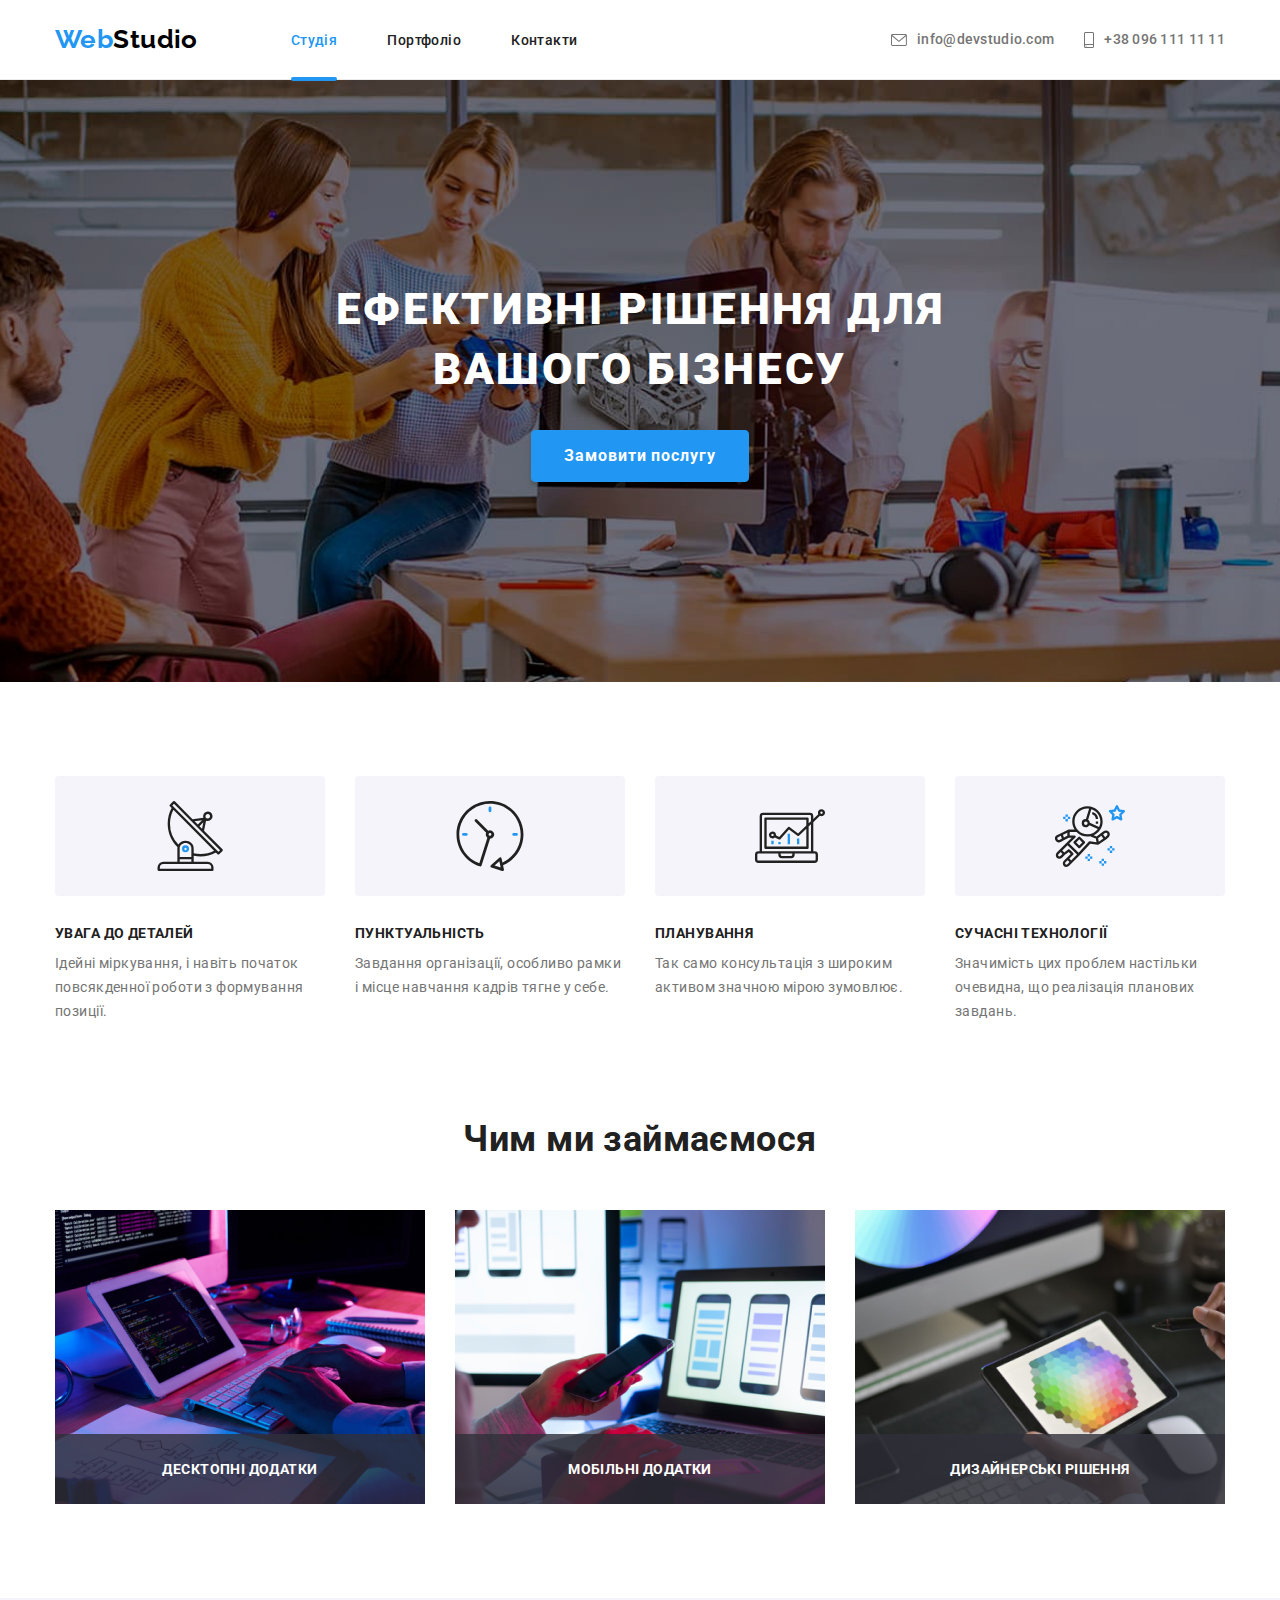
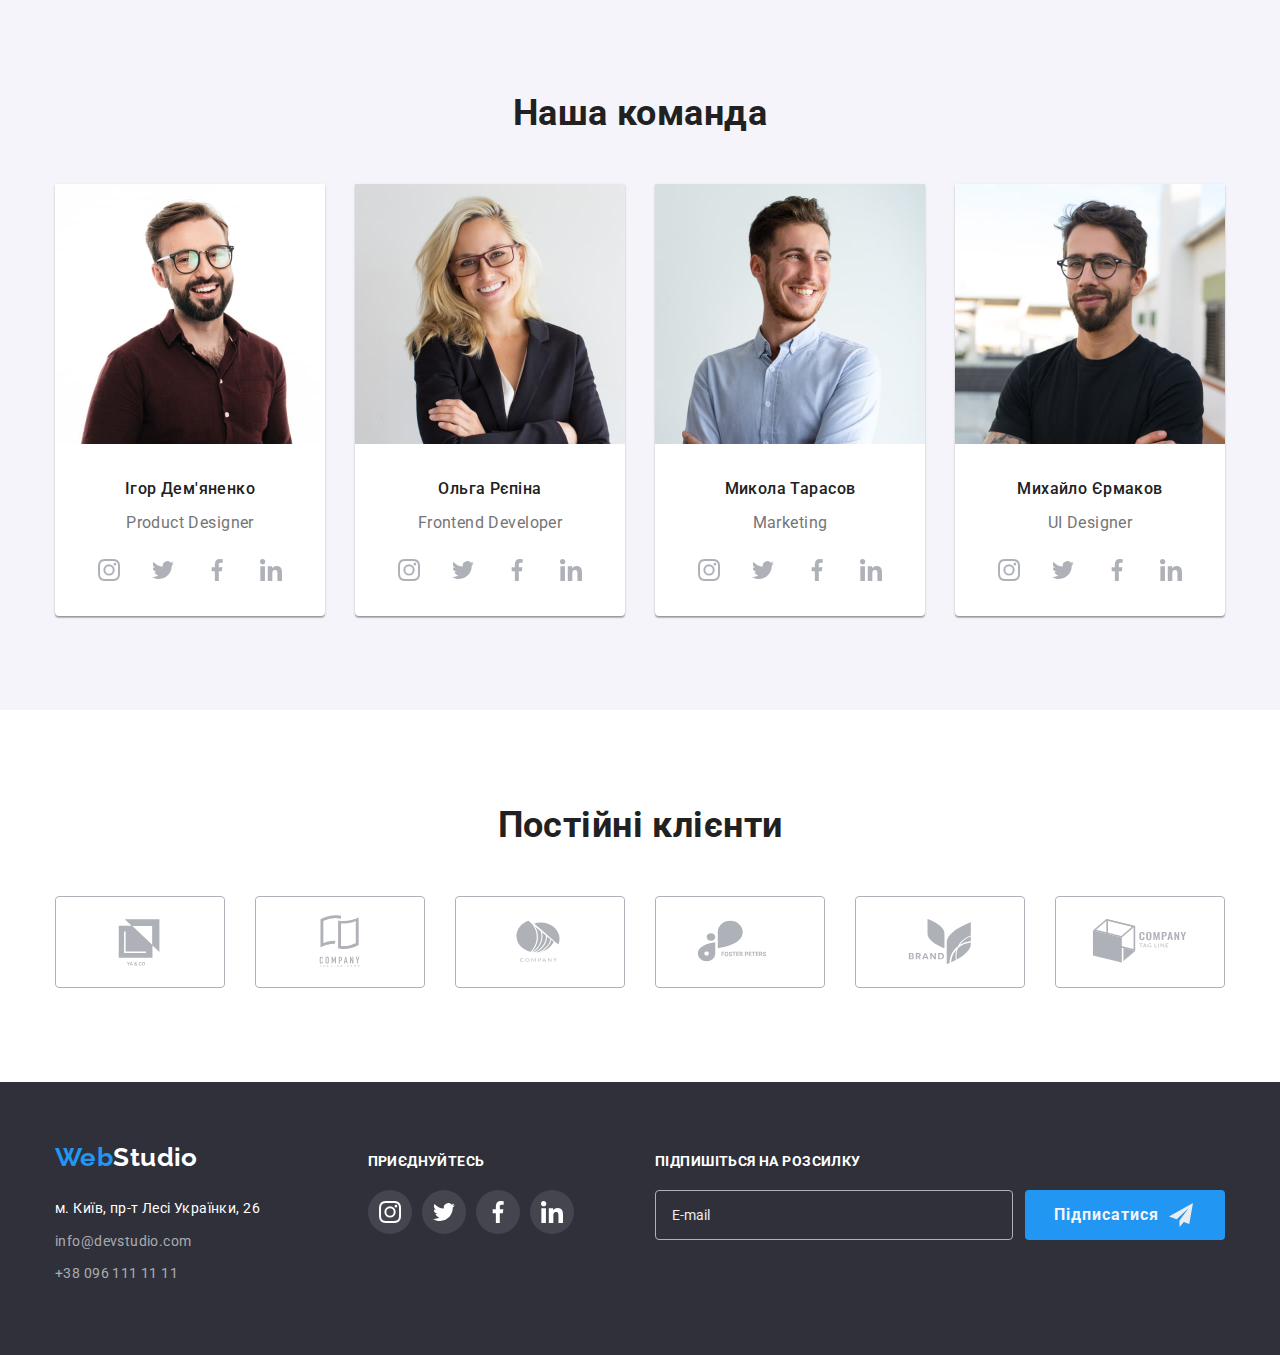
<file: index.html>
<!DOCTYPE html>
<html lang="en">

              <head>
                <meta charset="UTF-8">
                <meta http-equiv="X-UA-Compatible" content="IE=edge">
                       <meta name="viewport" content="width=device-width, initial-scale=1.0">
                        <meta name="viewport" content="width=device-width, initial-scale=1.0">
                       <link rel="preconnect" href="https://fonts.googleapis.com">
                     
                       <link rel="preconnect" href="https://fonts.googleapis.com">
                   <link rel="preconnect" href="https://fonts.gstatic.com" crossorigin="">
                   <link href="https://fonts.googleapis.com/css2?family=Raleway:wght@700&family=Roboto:wght@400;500;700;900&display=swap" rel="stylesheet">
                     
                   
                   <link rel="stylesheet" href="https://cdnjs.cloudflare.com/ajax/libs/modern-normalize/1.1.0/modern-normalize.min.css">

<!-- <link rel="stylesheet" href="css/styles.css"> -->


    <link rel="stylesheet" href="./css/main.min.css" />

              <title>WebStudio</title>
</head>
<body>
    <!---header-->
  <header class="header">
               <div class="container header__nav">
              
            <a href="./index.html" class="logo ">
                Web<span class="logo-text">Studio</span>
            </a>
           <button class="page-header__button" type="button" data-menu-button aria-expanded="false">
                <svg class="page-header__pic" aria-label="Переключатель мобільного меню">
                       <use class="page-header__icon page-header__icon--menu" href="./img/icons.svg#icon-menu" width="40" height="40">
                    </use>
                       <use class="page-header__icon page-header__icon--cross" href="./img/icons.svg#icon-close" width="40" height="40">
                     </use>
                 </svg>
         </button>

        <!-- Mobile Menu -->
      <div class="mobile-menu" data-menu>
                <ul class="mobile-nav">
                 <li class="mobile-nav__item">
                    <a class="mobile-nav__link mobile-nav__link--current" href="./index.html">Студія</a>
                  </li>
           <li class="mobile-nav__item">
                    <a class="mobile-nav__link" href="./portfolio.html">Портфоліо</a>
                  </li>
            <li class="mobile-nav__item">
                    <a class="mobile-nav__link" href="">Контакти</a>
             </li>
                </ul>
              
           <ul class="mobile-contacts">
                  <li class="mobile-contacts__item">
                    <a class="mobile-contacts__link" href="tel:+380961111111">+38 096 111 11 11</a>
            </li>
                  <li class="mobile-contacts__item">
               <a class="mobile-contacts__link mobile-contacts__link--mail"
                href="mailto:info@devstudio.com">info@devstudio.com</a>
                  </li>
              </ul>
                <ul class="mobile-networks">
                <li class="mobile-networks__item">
                    <a class="mobile-networks__link" href="">Instagram</a>
                  </li>
             <li class="mobile-networks__item">
                   <a class="mobile-networks__link" href="">Twitter</a>
               </li>
                  <li class="mobile-networks__item">
                    <a class="mobile-networks__link" href="">Facebook</a>
              </li>
                  <li class="mobile-networks__item">
                    <a class="mobile-networks__link" href="">LinkedIn</a>
               </li>
                </ul>
 </div>


          <nav class="nav">
            <ul class="nav__list ">
              <li class="nav__item"><a class="nav__link nav__link--current" href="./index.html">Студія</a></li>
              <li class="nav__item"><a class="nav__link" href="./portfolio.html">Портфоліо</a></li>
              <li class="nav__item"><a class="nav__link" href="">Контакти</a></li>
            </ul>
          </nav>
          <div class="contacts">
          <ul class="contacts__list">
            <li class="contacts__item">
              <a class="contacts__link" href="mailto:info@devstudio.com">
                <svg class="contacts__icon mail" width="16" height="12">
                  <use href="./img/icons.svg#icon-mail"></use>
                </svg>
                <span>info@devstudio.com</span></a>
            </li>
          
          
          
          
            <li class="contacts__item">
              <a href="tel:+380961111111" class="contacts__link ">
                <svg class="contacts__icon tel" width="10" height="16">
                  <use href="./img/icons.svg#icon-tel"></use>
                </svg>
                <span>+38 096 111 11 11</span></a>
            </li>
            </ul>
          </div>
          
          </div>
 </header>
 <main>
            <!-- титулка -->
                    <section class="main">
                        <div class="container ">
                       <h1 class="main__title"> 
                        
                        ЕФЕКТИВНІ РІШЕННЯ ДЛЯ<br>ВАШОГО БІЗНЕСУ        
                    
                    
                    </h1>
            <button class="button" type="button" data-modal-open>Замовити послугу</button>
            </div>
                    </section>
               <!-- modal -->

              <div class="backdrop is-hidden" data-modal>
              <div class="modal" >
                
             <button class="modal__close" type="button" data-modal-close>
                    <svg class="modal__icon">
                     <use href="./img/icons.svg#icon-cross"></use>
                    </svg>
              </button>
             
              <form class="form" name="form" autocomplete="on">
                <p class="form__text">Залиште свої дані, ми вам передзвонимо</p>
    
                <label class="form__item">
                  <span class="form__title">Ім'я</span>
                  <div class="form__box">
                    <input class="form__field" type="text" name="user-name" id="user-name" autofocus required
                    />
                   <svg class="form__icon">
                      <use href="./img/icons.svg#icon-human" width="18"></use>
                    </svg>
                </div>

                </label>
    
                <label class="form__item">
                   <span class="form__title">Телефон</span>
                   <div class="form__box">
                    <input class="form__field" type="tel" name="user-phone" id="user-phone" required />
                    <svg class="form__icon">
                       <use href="./img/icons.svg#icon-phone" width="18"></use>
                    </svg>
                  </div>
                </label>
    
                  <label class="form__item">
                  <span class="form__title">Пошта</span>
                   <div class="form__box">
                    <input class="form__field" type="email" name="user-email" id="user-email" required />
                     <svg class="form__icon">
                      <use href="./img/icons.svg#icon-letter" width="18"></use>
                    </svg>
                   </div>
                </label>
    
                <label class="">
                   <span class="form__title"> Коментар </span>
                   <textarea class="form__field form__field--comment"   placeholder="Введіть текст"   id="comment"   required
                  ></textarea>
                </label>
    
                 <label class="form__agreement">
                  <input class="form__checkbox" type="checkbox" name="agreement" id="agreement" />
                  <span class="form__checkdraw"></span>
                  <span class="form__confirm">
                       Погоджуюсь з розсилкою і приймаю  <a class="form__link"  href="">Умови договору</a></span>
                </label>
    
                <button class="button form__button" type="submit" width="200">Відправити</button>
              </form>

              </div>
              </div>


              <!-- Переваги-->
                        <section class="section section--cutted">
            <div class="container ">
            <ul class="benefits ">
                <li class="benefits__item ">
                    <div class="benefits__box" aria-label="переваги">
                        <svg class="benefits__icon">
                            <use href="./img/icons.svg#icon-antenna" ></use>
                        </svg>
                    </div>
             <h3 class="benefits__title">Увага до деталей</h3>
             <p class="benefits__text">Ідейні міркування,  і навіть початок повсякденної роботи з формування позиції.</p>
                </li>
                <li class="benefits__item">
                    <div class="benefits__box" aria-label="переваги">
                        <svg class="benefits__icon">
                            <use href="./img/icons.svg#icon-clock"></use>
                        </svg>
                    </div>
                    <h3 class="benefits__title">Пунктуальність</h3>
                    <p class="benefits__text">Завдання організації, особливо рамки  і місце навчання кадрів тягне у себе.
                    </p>
                </li>
                <li class="benefits__item">
                    <div class="benefits__box" aria-label="переваги">
                        <svg class="benefits__icon">
                            <use href="./img/icons.svg#icon-diagram"></use>
                        </svg>
                    </div>
      <h3 class="benefits__title">Планування</h3>
          <p class="benefits__text">Так само консультація з широким активом значною мірою зумовлює.</p>
                </li>
                <li class="benefits__item">
                    <div class="benefits__box" aria-label="переваги">
                        <svg class="benefits__icon">
                            <use href="./img/icons.svg#icon-astronaut"></use>
                        </svg>
                    </div>
             <h3 class="benefits__title">Сучасні технології</h3>
        <p class="benefits__text">Значимість цих проблем настільки очевидна, що реалізація планових завдань. </p>
                </li>
            </ul>
            </div>
        </section>
        <!--Проекти-->
        
        <section class="section section--dissap">
            <div class="container">
            <h2 class="section__title works__title">  Чим ми займаємося   </h2> 
     <ul class="works__list ">
        <li class="works__item"><img src="./img/box-1.jpg" alt="планшет, клавіатура, процесс розробки"
                   width="370">
                <h3 class="works__img">ДЕСКТОПНІ ДОДАТКИ</h3>
              </li>
         <li class="works__item"><img src="./img/box-2.jpg" alt="планшет, телефон, процесс розробки"
                  width="370">
                  <h3 class="works__img">МОБІЛЬНІ ДОДАТКИ</h3> 
               </li>
         <li class="works__item"><img src="./img/box-3.jpg" alt="планшет, телефон, процесс розробки"
                   width="370">
           <h3 class="works__img">ДИЗАЙНЕРСЬКІ РІШЕННЯ</h3>
               </li>
     </ul>
            <div>
        </section>
        <!--Команда-->
        <section class="section section--bg">
            <div class="container">
            <h2 class="team__main ">       Наша команда         </h2>
            <ul class="team__list ">
                <li class="team__item">
                     <img class="team__img" srcset="
                        ./img/img-igor-270.jpg      270w,
                          ./img/img-igor-540@2x.jpg   540w,
                             ./img/img-igor-810@3x.jpg   810w,
                            ./img/img-igor-1080@4x.jpg 1080w
                  " sizes="(min-width: 1200px) 25vw, (min-width: 768px) 50vw, (min-width: 480px) 100vw"
    src="./img/img-igor-270.jpg" alt="Ігор Дем'яненко"

              >
             <div class="team__desc">
         <h3 class="team__title">Ігор Дем'яненко</h3>
        <p class="team__text">Product Designer</p>
        
        <ul class="social">

            <li>
            <a class="social__link" href="https://www.google.com/" target="_blank">
                <svg class="social__icon" width="22" height="22">
                  <use href="./img/icons.svg#icon-instagram"></use>
                </svg>
              </a>
            </li>
       
        <li>
        <a class="social__link " href="https://www.google.com/" target="_blank">
            <svg class="social__icon" width="22" height="22">
              <use href="./img/icons.svg#icon-twitter"></use>
            </svg>
          </a>
        </li>

        <li>
            <a class="social__link" href="https://www.google.com/" target="_blank">
                <svg class="social__icon" width="22" height="22">
                  <use href="./img/icons.svg#icon-facebook"></use>
                </svg>
              </a>
            </li>

            <li>
                <a class="social__link" href="https://www.google.com/" target="_blank">
                    <svg class="social__icon" width="22" height="22">
                      <use href="./img/icons.svg#icon-linkedin"></use>
                    </svg>
                  </a>
           </li>
        </ul>
    </div>


        <li class="team__item">
        <img class="team__img"
        srcset="
                  ./img/img-olga-270.jpg      270w,
                  ./img/img-olga-540@2x.jpg   540w,
                  ./img/img-olga-810@3x.jpg   810w,
                  ./img/img-olga-1080@4x.jpg 1080w
                "
                sizes="(min-width: 1200px) 25vw, (min-width: 768px) 50vw, (min-width: 480px) 100vw"
                src="./img/img-olga-270.jpg"
        alt="команда"  >
        <div class="team__desc">
     <h3 class="team__title">Ольга Рєпіна</h3>
         <p class="team__text">Frontend Developer</p>
 <ul class="social">

          
            <li>
            <a class="social__link" href="https://www.google.com/" target="_blank">
                <svg class="social__icon" width="22" height="22">
                  <use href="./img/icons.svg#icon-instagram"></use>
                </svg>
              </a>
            </li>
       
        <li>
        <a class="social__link " href="https://www.google.com/" target="_blank">
            <svg class="social__icon" width="22" height="22">
              <use href="./img/icons.svg#icon-twitter"></use>
            </svg>
          </a>
        </li>

        <li>
            <a class="social__link" href="https://www.google.com/" target="_blank">
                <svg class="social__icon" width="22" height="22">
                  <use href="./img/icons.svg#icon-facebook"></use>
                </svg>
              </a>
            </li>

            <li>
                <a class="social__link" href="https://www.google.com/" target="_blank">
                    <svg class="social__icon" width="22" height="22">
                      <use href="./img/icons.svg#icon-linkedin"></use>
                    </svg>
                  </a>
           </li>
        </ul>
    

        </div>
                </li>
                <li class="team__item">
            <img src="./img/box-6.jpg"  class="team__img" srcset="
                  ./img/img-nick-270.jpg      270w,
                  ./img/img-nick-540@2x.jpg   540w,
                  ./img/img-nick-810@3x.jpg   810w,
                  ./img/img-nick-1080@4x.jpg 1080w
                "
                sizes="(min-width: 1200px) 25vw, (min-width: 768px) 50vw, (min-width: 480px) 100vw" alt="команда"
                >
            <div class="team__desc">
         <h3 class="team__title">Микола Тарасов</h3>
        <p class="team__text">Marketing</p>

        <ul class="social">

          <li>
            <a class="social__link" href="https://www.google.com/" target="_blank">
                <svg class="social__icon" width="22" height="22">
                  <use href="./img/icons.svg#icon-instagram"></use>
                </svg>
              </a>
            </li>
       
        <li>
        <a class="social__link " href="https://www.google.com/" target="_blank">
            <svg class="social__icon" width="22" height="22">
              <use href="./img/icons.svg#icon-twitter"></use>
            </svg>
          </a>
        </li>

        <li>
            <a class="social__link" href="https://www.google.com/" target="_blank">
                <svg class="social__icon" width="22" height="22">
                  <use href="./img/icons.svg#icon-facebook"></use>
                </svg>
              </a>
            </li>

            <li>
                <a class="social__link" href="https://www.google.com/" target="_blank">
                    <svg class="social__icon" width="22" height="22">
                      <use href="./img/icons.svg#icon-linkedin"></use>
                    </svg>
                  </a>
           </li>
        </ul>
    </div>
                </li>
                <li class="team__item">
        <img class="team__img" srcset="
                  ./img/img-mike-270.jpg      270w,
                  ./img/img-mike-540@2x.jpg   540w,
                  ./img/img-mike-810@3x.jpg   810w,
                  ./img/img-mike-1080@4x.jpg 1080w
                "
                sizes="(min-width: 1200px) 25vw, (min-width: 768px) 50vw, (min-width: 480px) 100vw"
                src="./img/img-mike-270.jpg" alt="команда"  >
        <div class="team__desc">
          <h3 class="team__title">Михайло Єрмаков</h3>
          <p class="team__text">UI Designer</p>

          <ul class="social">

            <li>
              <a class="social__link" href="https://www.google.com/" target="_blank">
                  <svg class="social__icon" width="22" height="22">
                    <use href="./img/icons.svg#icon-instagram"></use>
                  </svg>
                </a>
              </li>
         
          <li>
          <a class="social__link " href="https://www.google.com/" target="_blank">
              <svg class="social__icon" width="22" height="22">
                <use href="./img/icons.svg#icon-twitter"></use>
              </svg>
            </a>
          </li>
  
          <li>
              <a class="social__link" href="https://www.google.com/" target="_blank">
                  <svg class="social__icon" width="22" height="22">
                    <use href="./img/icons.svg#icon-facebook"></use>
                  </svg>
                </a>
              </li>
  
              <li>
                  <a class="social__link" href="https://www.google.com/" target="_blank">
                      <svg class="social__icon" width="22" height="22">
                        <use href="./img/icons.svg#icon-linkedin"></use>
                      </svg>
                    </a>
             </li>
          </ul>
      </div>
      </li>
    </ul>
  </div>
</section>   
                    <section class="section">
                 <div class="container">
                <h2 class="customers_title">Постійні клієнти</h2>
                <ul class="customers">
                  <li>
                    <a class="customers__link" href="">
                      <svg class="customers__icon" width="106" height="60">
                        <use href="./img/icons.svg#icon-logo-ya-n-co"></use>
                      </svg>
                    </a>
                  </li>
                  <li>
                    <a class="customers__link" href="">
                      <svg class="customers__icon" width="106" height="60">
                        <use href="./img/icons.svg#icon-logo-tagline-here"></use>
                      </svg>
                    </a>
                  </li>
                  <li>
                    <a class="customers__link" href="">
                      <svg class="customers__icon" width="106" height="60">
                        <use href="./img/icons.svg#icon-logo-company"></use>
                      </svg>
                    </a>
                  </li>
                  <li>
                    <a class="customers__link" href="">
                      <svg class="customers__icon" width="106" height="60">
                        <use href="./img/icons.svg#icon-logo-foster-peters"></use>
                      </svg>
                    </a>
                  </li>
                  <li>
                    <a class="customers__link" href="" >
                      <svg class="customers__icon" width="106" height="60">
                        <use href="./img/icons.svg#icon-logo-brand"></use>
                      </svg>
                    </a>
                  </li>
                  <li>
                    <a class="customers__link" href="">
                      <svg class="customers__icon" width="106" height="60">
                        <use href="./img/icons.svg#icon-logo-tag-line"></use>
                      </svg>
                    </a>
                  </li>
                </ul>
              </div>
            </section>
           
 </main>
           <!--Адреса-->
 <footer class="footer ">
    <div class="container footer__flex">
      <div class="footer__contacts">
        <a href="./index.html" class="logo__footer">
            Web<span class="logo__text--inverse">Studio</span>
                  </a>
                 <address class="footer__address ">
            <ul class="footer__list ">
                <li class="footer__item ">
                    <a  href="https://www.google.com/maps/d/viewer?mid=10uSM3H-mIU3GznYo2szRIEphczw&hl=en_US&ll=50.42732700000001%2C30.538092&z=17"
                        target="_blank" class=" footer__link--nav" rel="noreferrer noopener">м. Київ, пр-т Лесі Українки, 26</a>
                </li>
                <li class="footer__item">
                    <a class="footer__link" href="mailto:info@devstudio.com" target="_blank">info@devstudio.com</a>
                </li>
                <li class="footer__item">
                    <a class="footer__link" href="tel:+380961111111">+38 096 111 11 11</a>
                </li>
              </ul>
        </address>
    </div>
      <div class="footer__join">
        <h3 class="footer__title">ПРИЄДНУЙТЕСЬ</h3>
        <ul class="networks">
          <li>
            <a class="network__links" href="">
              <svg class="network__icon">
                <use href="./img/icons.svg#icon-instagram"></use>
              </svg>
            </a>
          </li>
          <li>
            <a class="network__links" href="">
              <svg class="network__icon">
                <use href="./img/icons.svg#icon-twitter"></use>
              </svg>
            </a>
          </li>
          <li>
            <a class="network__links" href="">
              <svg class="network__icon">
                <use href="./img/icons.svg#icon-facebook"></use>
              </svg>
            </a>
          </li>
          <li>
            <a class="network__links" href="">
              <svg class="network__icon">
                <use href="./img/icons.svg#icon-linkedin"></use>
              </svg>
            </a>
          </li>
        </ul>
      </div>
        <div class="footer__subscription">
         <h3 class="footer__title">Підпишіться на розсилку</h3>
         <form class="footer__form">
           <label>
            <input
                class="footer__field"  type="email"  name="subscribe-email"  placeholder="E-mail" required/>
          </label>
          <button class="footer__button" type="submit">
            Підписатися
            <svg class="footer__icon">
              <use href="./img/icons.svg#icon-paper-plane" width="24" height="24"></use>
            </svg>
          </button>
          </form>
        </div>
    </div>
</footer>
<script src="./js/modal.js"></script>
<script src="./js/mobile-menu.js"></script>
</body>

</html>
</file>
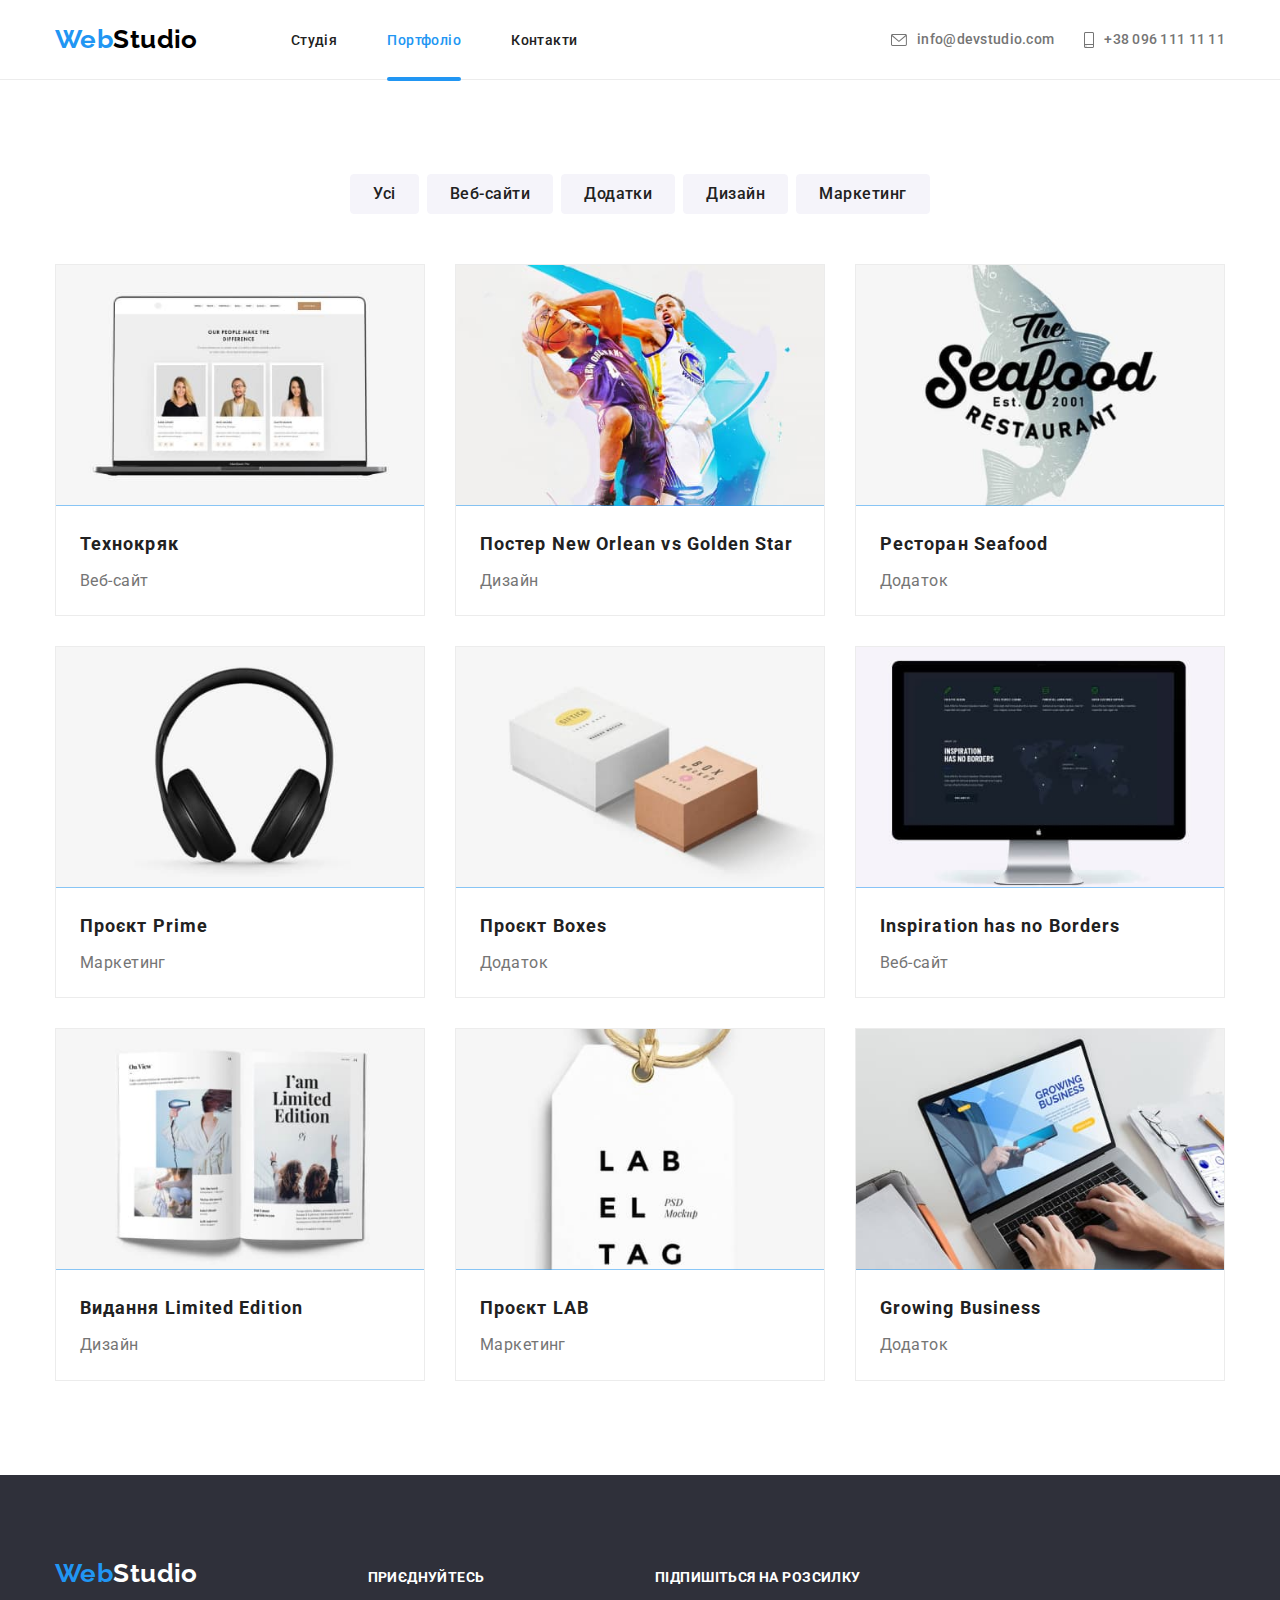
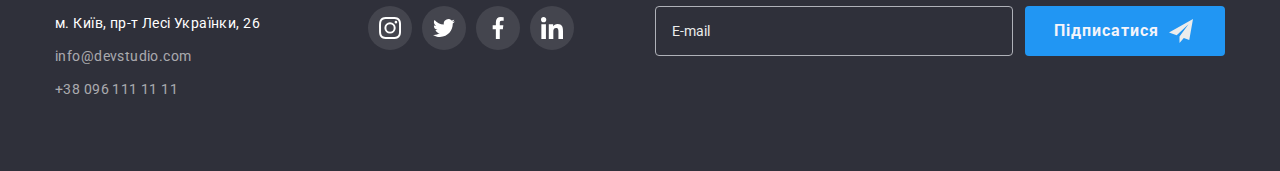
<file: portfolio.html>
<!DOCTYPE html>
<html lang="en">

              <head>
               <meta charset="UTF-8">
            <meta http-equiv="X-UA-Compatible" content="IE=edge">
                   <meta name="viewport" content="width=device-width, initial-scale=1.0">
                   
                   <link rel="preconnect" href="https://fonts.googleapis.com">
                   <meta name="viewport" content="width=device-width, initial-scale=1.0">
                   <link rel="preconnect" href="https://fonts.googleapis.com">
               <link rel="preconnect" href="https://fonts.gstatic.com" crossorigin="">
               <link href="https://fonts.googleapis.com/css2?family=Raleway:wght@700&family=Roboto:wght@400;500;700;900&display=swap" rel="stylesheet">
                 
               <link rel="stylesheet" href="https://cdnjs.cloudflare.com/ajax/libs/modern-normalize/1.1.0/modern-normalize.min.css">

               <link rel="stylesheet" href="./css/main.min.css" >

               <!-- <link rel="stylesheet" href="css/styles.css">  -->
              <title>Portfolio</title>
</head>
<body>
    <!---Навігація-->
  <header class="header">
    <div class="container header__nav">
  
      <a href="./index.html" class="logo ">
        Web<span class="logo-text">Studio</span>
      </a>
      <button class="page-header__button" type="button" data-menu-button aria-expanded="false">
        <svg class="page-header__pic" aria-label="Переключатель мобільного меню">
          <use class="page-header__icon page-header__icon--menu" href="./img/icons.svg#icon-menu" width="40" height="40">
          </use>
          <use class="page-header__icon page-header__icon--cross" href="./img/icons.svg#icon-close" width="40"
            height="40">
          </use>
        </svg>
      </button>
  
      <!-- Mobile Menu -->
      <div class="mobile-menu" data-menu>
        <ul class="mobile-nav">
          <li class="mobile-nav__item">
            <a class="mobile-nav__link " href="./index.html">Студія</a>
          </li>
          <li class="mobile-nav__item">
            <a class="mobile-nav__link mobile-nav__link--current" href="./portfolio.html">Портфоліо</a>
          </li>
          <li class="mobile-nav__item">
            <a class="mobile-nav__link" href="">Контакти</a>
          </li>
        </ul>
  
        <ul class="mobile-contacts">
          <li class="mobile-contacts__item">
            <a class="mobile-contacts__link" href="tel:+380961111111">+38 096 111 11 11</a>
          </li>
          <li class="mobile-contacts__item">
            <a class="mobile-contacts__link mobile-contacts__link--mail"
              href="mailto:info@devstudio.com">info@devstudio.com</a>
          </li>
        </ul>
        <ul class="mobile-networks">
          <li class="mobile-networks__item">
            <a class="mobile-networks__link" href="">Instagram</a>
          </li>
          <li class="mobile-networks__item">
            <a class="mobile-networks__link" href="">Twitter</a>
          </li>
          <li class="mobile-networks__item">
            <a class="mobile-networks__link" href="">Facebook</a>
          </li>
          <li class="mobile-networks__item">
            <a class="mobile-networks__link" href="">LinkedIn</a>
          </li>
        </ul>
      </div>
  
  
      <nav class="nav">
        <ul class="nav__list ">
          <li class="nav__item"><a class="nav__link " href="./index.html">Студія</a></li>
          <li class="nav__item"><a class="nav__link nav__link--current"  href="./portfolio.html">Портфоліо</a></li>
          <li class="nav__item"><a class="nav__link" href="">Контакти</a></li>
        </ul>
      </nav>
        <div class="contacts">
          <ul class="contacts__list">
            <li class="contacts__item">
              <a class="contacts__link" href="mailto:info@devstudio.com">
                <svg class="contacts__icon mail" width="16" height="12">
                  <use href="./img/icons.svg#icon-mail"></use>
                </svg>
                <span>info@devstudio.com</span></a>
            </li>
        
        
        
        
            <li class="contacts__item">
              <a href="tel:+380961111111" class="contacts__link ">
                <svg class="contacts__icon tel" width="10" height="16">
                  <use href="./img/icons.svg#icon-tel"></use>
                </svg>
                <span>+38 096 111 11 11</span></a>
            </li>
          </ul>
        </div>
    </div>
  </header>
 <main>
    <section class="section ">
        <div class="container">
        <!-- <h2 class="visually_hidden">Портфоліо WebStudio</h2> -->
        <ul class="filter__list">
            <li class=><button class="filter__button" type="button">
                    Усі
                </button></li>
            <li class="filter__item"><button class="filter__button" type="button">
                    Веб-сайти
                </button></li>
            <li class="filter__item"><button class="filter__button" type="button">
                    Додатки
                </button></li>
            <li class="filter__item"><button class="filter__button" type="button">
                    Дизайн
                </button></li>
            <li class="filter__item"><button class="filter__button" type="button">
                    Маркетинг
                </button></li>
        </ul>
        
       
        <ul class="projects">
            <li class="projects__item">
              <a href="" class="projects__link">
                <div class="projects__pictures">
              <img class="projects__img" srcset="
                                    ./img/portfolio-01-technocrack.jpg        450w,
                                    ./img/portfolio-01-technocrack-900@2x.jpg 900w
                                  " sizes="(min-width: 1200px) 33vw, (min-width: 768px) 50vw, (min-width: 480px) 100vw"
                src="./img/portfolio-01-technocrack.jpg" alt="Ноутбук з веб-сайтом" />
                <p class="projects__description">
                  Ресурс пропонує комплексні пропозиції з різним рівнем функціоналу та сервісів.
                   Все це дозволить відвідувачу отримати вичерпні відомості про компанію чи приватну особу.
                </p>
              
                </div>


                <div class="projects__text projects__text--eq">
                <h3 class="projects__title"> Технокряк</h3>
                <p class="projects__caption"> Веб-сайт </p>               
            </div>
          </a>
            </li>

            <li class="projects__item">
              <a href="" class="projects__link">
                <div class="projects__pictures">
              <img class="projects__img" srcset="
                                    ./img/portfolio-02-basket.jpg        450w,
                                    ./img/portfolio-02-basket-900@2x.jpg 900w
                                  " sizes="(min-width: 1200px) 33vw, (min-width: 768px) 50vw, (min-width: 480px) 100vw"
                src="./img/portfolio-02-basket.jpg" alt="Баскетболісти" />
                <p class="projects__description">
                  Ресурс пропонує комплексні пропозиції з різним рівнем функціоналу та сервісів.
                   Все це дозволить відвідувачу отримати вичерпні відомості про компанію чи приватну особу.
                </p>
                </div>


              <div class="projects__text projects__text--eq">
                            <h3 class="projects__title"> Постер <span lang="en">New Orlean vs Golden Star</span> </h3>
                            <p class="projects__caption"> Дизайн </p>
              </div>
         </a>
      </li>


      <li class="projects__item">
        <a href="" class="projects__link">
          <div class="projects__pictures">
        <img class="projects__img" srcset="
                              ./img/portfolio-03-seafood.jpg        450w,
                              ./img/portfolio-03-seafood-900@2x.jpg 900w
                            " sizes="(min-width: 1200px) 33vw, (min-width: 768px) 50vw, (min-width: 480px) 100vw"
          src="./img/portfolio-03-seafood.jpg" alt="Логотип ресторану Seafood" />
          <p class="projects__description">
            Ресурс пропонує комплексні пропозиції з різним рівнем функціоналу та сервісів.
             Все це дозволить відвідувачу отримати вичерпні відомості про компанію чи приватну особу.
          </p>
          </div>

                <div class="projects__text projects__text--eq">
                          <h3 class="projects__title"> Ресторан Seafood </h3> 
                                 <p class="projects__caption"> Додаток </p>
                </div>
        </a>

   </li>


   <li class="projects__item">
    <a href="" class="projects__link">
      <div class="projects__pictures">
      <img class="projects__img" srcset="
                            ./img/portfolio-04-headphones.jpg        450w,
                            ./img/portfolio-04-headphones-900@2x.jpg 900w
                          " sizes="(min-width: 1200px) 33vw, (min-width: 768px) 50vw, (min-width: 480px) 100vw"
        src="./img/portfolio-04-headphones.jpg" alt="Навушники" />
      <p class="projects__description">
        Ресурс пропонує комплексні пропозиції з різним рівнем функціоналу та сервісів.
         Все це дозволить відвідувачу отримати вичерпні відомості про компанію чи приватну особу.
      </p>
      </div>


      <div class="projects__text projects__text--eq">
                <h3 class="projects__title"> Проєкт Prime </h3>
                <p class="projects__caption"> Маркетинг</p>
                </div>
              </a>
            </li>


            <li class="projects__item">
              <a href="" class="projects__link">
                <div class="projects__pictures">
                <img class="projects__img" srcset="
                                      ./img/portfolio-05-boxes.jpg        450w,
                                      ./img/portfolio-05-boxes-900@2x.jpg 900w
                                    " sizes="(min-width: 1200px) 33vw, (min-width: 768px) 50vw, (min-width: 480px) 100vw"
                  src="./img/portfolio-05-boxes.jpg" alt="Дві коробки" />
                <p class="projects__description">
                  Ресурс пропонує комплексні пропозиції з різним рівнем функціоналу та сервісів.
                   Все це дозволить відвідувачу отримати вичерпні відомості про компанію чи приватну особу.
                </p>
                </div>
                <div class="projects__text projects__text--eq">
                <h3 class="projects__title"> Проєкт Boxes</h3>
                <p class="projects__caption">  Додаток </p>
                </div>
              </a>
            </li>

            <li class="projects__item">
              <a href="" class="projects__link">
                <div class="projects__pictures">
                  <img class="projects__img" srcset="
                                        ./img/portfolio-06-imac.jpg        450w,
                                        ./img/portfolio-06-imac-900@2x.jpg 900w
                                      " sizes="(min-width: 1200px) 33vw, (min-width: 768px) 50vw, (min-width: 480px) 100vw"
                    src="./img/portfolio-06-imac.jpg" alt="IMacз З веб-сайтом" />
                <p class="projects__description">
                  Ресурс пропонує комплексні пропозиції з різним рівнем функціоналу та сервісів.
                   Все це дозволить відвідувачу отримати вичерпні відомості про компанію чи приватну особу.
                </p>
                </div>
                <div class="projects__text projects__text--eq">
                <h3 class="projects__title" lang="en">   Inspiration has no Borders </h3>
                 <p class="projects__caption">   Веб-сайт </p>
                </div>
              </a>
            </li>

            <li class="projects__item">
              <a href="" class="projects__link">
                <div class="projects__pictures">
                  <img class="projects__img" srcset="
                                        ./img/portfolio-07-magazine.jpg        450w,
                                        ./img/portfolio-07-magazine-900@2x.jpg 900w
                                      " sizes="(min-width: 1200px) 33vw, (min-width: 768px) 50vw, (min-width: 480px) 100vw"
                    src="./img/portfolio-07-magazine.jpg" alt="Відкритий журнал" />
                <p class="projects__description">
                  Ресурс пропонує комплексні пропозиції з різним рівнем функціоналу та сервісів.
                   Все це дозволить відвідувачу отримати вичерпні відомості про компанію чи приватну особу.
                </p>
                </div>
             <div class="projects__text projects__text--eq">
                <h3 class="projects__title"> Видання Limited Edition</h3> 
                <p class="projects__caption"> Дизайн  </p> 
             </div>
              </a>
            </li>


            <li class="projects__item">
              <a href="" class="projects__link">
                <div class="projects__pictures">
                <img class="projects__img" srcset="
                                      ./img/portfolio-08-lab.jpg        450w,
                                      ./img/portfolio-08-lab-900@2x.jpg 900w
                                    " sizes="(min-width: 1200px) 33vw, (min-width: 768px) 50vw, (min-width: 480px) 100vw"
                  src="./img/portfolio-08-lab.jpg" alt="Картонка з логотипом LAB" />
                <p class="projects__description">
                  Ресурс пропонує комплексні пропозиції з різним рівнем функціоналу та сервісів.
                   Все це дозволить відвідувачу отримати вичерпні відомості про компанію чи приватну особу.
                </p>
                </div>
                <div class="projects__text projects__text--eq">
                <h3 class="projects__title">Проєкт LAB</h3>
                <p class="projects__caption">  Маркетинг</p>
                </div>
</a>
            </li>

            <li class="projects__item">
              <a href="" class="projects__link">
                <div class="projects__pictures">
                <img class="projects__img" srcset="
                                      ./img/portfolio-09-laptop.jpg        450w,
                                      ./img/portfolio-09-laptop-900@2x.jpg 900w
                                    " sizes="(min-width: 1200px) 33vw, (min-width: 768px) 50vw, (min-width: 480px) 100vw"
                  src="./img/portfolio-09-laptop.jpg" alt="Руки друкують на ноутбуці" />
                <p class="projects__description">
                  Ресурс пропонує комплексні пропозиції з різним рівнем функціоналу та сервісів.
                   Все це дозволить відвідувачу отримати вичерпні відомості про компанію чи приватну особу.
                </p>
                </div>
                <div class="projects__text projects__text--eq">
                <h3 class="projects__title" lang="en">  Growing Business</h3>
                <p class="projects__caption">  Додаток </p>
                </div>
              </a>
            </li>


        </ul>
    </div>
    </section>
</main>
           <!--Адреса-->
           <footer class="footer ">
            <div class="container footer__flex">
              <div class="footer__contacts">
                <a href="./index.html" class="logo">
                    Web<span class="logo__text--inverse">Studio</span>
                          </a>
                         <address class="footer__address ">
                    <ul class="footer__list ">
                        <li class="footer__item ">
                            <a  href="https://www.google.com/maps/d/viewer?mid=10uSM3H-mIU3GznYo2szRIEphczw&hl=en_US&ll=50.42732700000001%2C30.538092&z=17"
                                target="_blank" class=" footer__link--nav" rel="noreferrer noopener">м. Київ, пр-т Лесі Українки, 26</a>
                        </li>
                        <li class="footer__item">
                            <a class="footer__link" href="mailto:info@devstudio.com" target="_blank">info@devstudio.com</a>
                        </li>
                        <li class="footer__item">
                            <a class="footer__link" href="tel:+380961111111">+38 096 111 11 11</a>
                        </li>
                      </ul>
                </address>
            </div>
              <div class="footer__join">
                <h3 class="footer__title">ПРИЄДНУЙТЕСЬ</h3>
                <ul class="networks">
                  <li>
                    <a class="network__links" href="">
                      <svg class="network__icon">
                        <use href="./img/icons.svg#icon-instagram"></use>
                      </svg>
                    </a>
                  </li>
                  <li>
                    <a class="network__links" href="">
                      <svg class="network__icon">
                        <use href="./img/icons.svg#icon-twitter"></use>
                      </svg>
                    </a>
                  </li>
                  <li>
                    <a class="network__links" href="">
                      <svg class="network__icon">
                        <use href="./img/icons.svg#icon-facebook"></use>
                      </svg>
                    </a>
                  </li>
                  <li>
                    <a class="network__links" href="">
                      <svg class="network__icon">
                        <use href="./img/icons.svg#icon-linkedin"></use>
                      </svg>
                    </a>
                  </li>
                </ul>
              </div>
                <div class="footer__subscription">
                 <h3 class="footer__title">Підпишіться на розсилку</h3>
                 <form class="footer__form">
                   <label>
                    <input
                        class="footer__field"  type="email"  name="subscribe-email"  placeholder="E-mail" />
                  </label>
                  <button class="footer__button" type="submit">Підписатися <svg class="footer__icon">
                      <use href="./img/icons.svg#icon-paper-plane" width="24" height="24"></use>
                    </svg>
                   </button>
                  </form>
                </div>
            </div>
        </footer>
        <script src="./js/mobile-menu.js"></script>
</body>

</html>
</file>
<file: css/styles.css>
:root {
    --color-heading: #212121;
    --color-text: #757575;
    --color-address: rgba(255, 255, 255, 0.6);
    --color-hover: #2196f3;
    --color-hover-hero-btn: #188ce8;
    --color-logo: #000;
    --color-hero: #fff;
    --color-border: #ececec;
    --color-border-secondary: #eeeeee;
    --bg-color-footer: #2f303a;
    --bg-color-team: #f5f4fa;
    --font-family-logo: 'Raleway', Arial, Helvetica, sans-serif;
    --font-family-brand: 'Roboto', Arial, Helvetica, sans-serif;
    --secondary-text-color: #757575;
    --background-content: #AFB1B8;
    --grey-networks-color: rgba(255,255,255,0.1);
    --overlay-color: rgba(0, 0, 0, 0.2);
    --background-transparent-color: rgba(47, 48, 58, 0.8);
    --button-border-color: rgba(0, 0, 0, 0.1);
    --project-description-color: rgba(33, 150, 243, 0.9);
}
  
  
  /* Основні */
  
  body {
    color: var(--color-heading);
    font-family: "Roboto", sans-serif;
    font-size: 14px;
    font-weight: 400;
    letter-spacing: 0.03em;}

   
  h1,
  h2,
  h3,
  h4,
  li,
  ul,
  p,
  label,
input,
textarea
   {
    padding: 0;
    margin: 0;}
    
  .list {
      list-style: none;}

    .img {
      display: block;
     }
  
     a {
      text-decoration: none;
    }
    ul {
      list-style: none;
      
    }

/* main */
.main {

  padding-top: 200px;
    padding-bottom: 200px;
  background-color: var(--bg-color-footer);
  text-align: center;
  background-image: linear-gradient( to right, rgba(47, 48, 58, .4),rgba(47, 48, 58, .4)), url(../img/bg-img.jpg1.jpg);
  background-size: cover;
  background-position: center;
  background-repeat: no-repeat;
  max-width: 1600px;
    height: 600px;
    margin-left: auto;
    margin-right: auto;
    
}

  .main__title
  {   font-weight: 900;
    font-size: 44px;
    line-height: 1.14;
    letter-spacing: 0.06em;
    text-transform: uppercase;
   color: #FFFFFF; 
   
  }

  
  /* header */
  .header {
    border-bottom: 1px solid var(--color-border);
    }


 .header__nav
  {display: flex;
    align-items: center; }




    /* commons */
  .logo {
    color: var(--color-hover);
    font-family: var(--font-family-logo);
    font-weight: 700;
    font-size: 26px;
  font-family: 'Raleway';
  line-height: 1.14;
  padding-top: 24px;
      padding-bottom: 24px;}

      .logo-text {
        color: var(--color-logo); }
     
        .logo__text--inverse {
          color: var(--color-hero);}
      
          .container {
            width: 1200px;
            margin-left: auto;
            margin-right: auto;
            padding-left: 15px;
            padding-right: 15px;
          
            }
           .section
            {
              padding-top: 94px;
              padding-bottom: 94px;
            }
          
            .section--cutted {
              padding-bottom: 0;
          }
         
          .visually_hidden {
            position: absolute;
            width: 1px;
            height: 1px;
            margin: -1px;
            border: 0;
            padding: 0;
            white-space: nowrap;
            clip-path: inset(100%);
            clip: rect(0 0 0 0);
            overflow: hidden;
          }


          .button {
            color: var(--color-hero);
            background-color: var(--color-hover);
            font-family: var(--font-family-brand);
            padding: 10px 32px;
            line-height: 1.88;
            letter-spacing: 0.06em;
            cursor: pointer;
            box-shadow: 0px 4px 4px rgba(0, 0, 0, 0.15);
            border: 1px solid var(--color-hover);
            border-radius: 4px;
          margin-top: 30px;
          font-weight: 700;
          font-size: 16px;
        
        
          transition: background-color 250ms cubic-bezier(0.4, 0, 0.2, 1);}
        
          .button:hover {
            background: var(--color-hover-hero-btn);
            box-shadow: 0px 4px 4px rgba(0, 0, 0, 0.15);}


            





        
/* nav */
        .nav__link--current::after {
        content: '';
        position: absolute;
        display: block;
        bottom: -1px;
        width: 100%;
        height: 4px;
        background-color: #2196F3;
        border-radius: 2px;
      }
        .nav__list .nav__link--current {
         color: var(--color-hover)}

         .nav__item {
          position: relative;
          
      }
      .nav__list .nav__link {
        display: block;
        padding-top: 32px;
        padding-bottom: 32px; 
       
        }
        .nav__link:hover, .nav__link:focus
         { 
          color: var(--color-hover);
         }


         .nav__list .nav__link:hover,
         .nav__list .nav__link:focus
         {
          color: var(--color-hover);
          outline: none;
         }
        
 
    .nav__link  {
       color:#212121;  /*  задав колір та ховер з фокусом, але чомусь надпис незалишається синім при натисканні. */ 
    font-weight: 500;
    font-size: 14px;
    line-height: 16px;
    letter-spacing: 0.03em;

    transition: color 250ms cubic-bezier(0.4, 0, 0.2, 1);
  }

  .nav__list
  { 
    display: flex;
    margin-left:93px;
    
    }

    .nav__item:not(last-child) {
      margin-right: 50px;}

   
    
    .nav__link {
      text-decoration: none;
      }
    
     .link {
      display: block;
      font-weight: 500;
      line-height: 1.14;
      letter-spacing: 0.02em;
  }

  .contacts__link {
    letter-spacing: 0.02em;
    color: var(--color-text);
  }
   
  .contacts__link:hover,
  .contacts__link:focus
  {color: var(--color-hover);}
  
  .contacts__link:hover .contacts__icon,
  .contacts__link:focus .contacts__icon
  {fill: var(--color-hover);}


.contacts__link{
  display: flex;
  align-items: center;
  justify-content: space-between;
  text-decoration: none;
 
  font-weight: 500;
  letter-spacing: 0.02em;
  line-height: 1.14;
  transition: color 250ms cubic-bezier(0.4, 0, 0.2, 1);
}

.contacts__icon
  {margin-right: 10px;
 fill:var(--color-text) ;


}

  .contacts {
    padding-top: 13px;
    padding-bottom: 15px;
    font-family: "Roboto";
      display: flex;
      margin-left: auto;
      font-weight: 500;
      font-size: 14px;
      line-height: 1.14;
      letter-spacing: 0.02em;
      }

    
    .contacts li + li {
      margin-left: 50px;
    }
     

  

/* Modal */



.backdrop {
  position: fixed;  /* показує сторінку затіняючи фон */ 
  z-index: 2;

  /* центрування верх низ */
  top: 0;
  left: 0;

  
  width: 100%;
  height: 100%;

  background-color: var(--overlay-color);
  opacity: 1;
   transition: opacity 250ms cubic-bezier(0.4, 0, 0.2, 1);
  transform:   scale(1.0);
}




                                .backdrop.is-hidden
 {
   opacity: 0;   /* показати  1, забрати 0 */
  pointer-events: none; 
  
}



.modal {
  position: absolute;  

  left: 50%;
  top: 50%;
  transform: translate(-50%, -50%) scale(1);  

  width: 528px;
  height: 581px;

 

  background-color: var(--color-hero);
  border-radius: 4px;

  transition: transform 250ms cubic-bezier(0.4, 0, 0.2, 1);

  
  box-shadow: 0px 1px 3px rgba(0, 0, 0, 0.12), 
  0px 1px 1px rgba(0, 0, 0, 0.14), 0px 2px 1px rgba(0, 0, 0, 0.2);}


.backdrop.is-hidden .modal
{
  transform: translate(-40%, -40%) scale(0.8);
  
}

 
.modal__close {
    position: absolute;
    display: flex;
    justify-content: center;
    align-items: center;
    width: 30px;
    height: 30px;
    top: 8px;
    right: 8px;
    z-index: 2;
    border-radius: 50%;
    background-color: var(--color-hero);
    border: 1px solid var(--button-border-color);
    cursor: pointer;   }


    .modal__close:hover,
.modal__close:focus {
    box-shadow: 0px 4px 4px rgba(0, 0, 0, 0.25);
}

.modal__close:hover .modal__icon, 
.modal__close:focus .modal__icon {
    fill: var(--color-hover);}


.modal__icon {
    width: 11px;
    height: 11px;
    fill: var( --color-heading);
}
 
/* оформлення модалки*/

.form {
  padding: 40px;  
}


.form__text {
  margin-bottom: 12px;

  font-weight: 700;
  font-size: 20px;
  line-height: 1.15;
  letter-spacing: 0.03em;
  text-align: center;
  
  color: var(--color-heading);
}

.form__item {
  position: relative;
  display: flex;
  flex-direction: column;

  margin-bottom: 10px;
}

.form__title {
  display: block;
  margin-bottom: 4px;
  box-sizing: inherit;
  text-align: initial;

  font-family: 'Roboto';
  font-style: normal;
  font-weight: 400;
  font-size: 12px;
  line-height: 1.17;
  letter-spacing: 0.01em;
  
  color: #757575;
}

.form__field {
  display: block;
  padding: 1px 1px 1px 42px;

  width: 100%;
  height: 40px;
  border: 1px solid rgba(117, 117, 117, 0.5);
  border-radius: 4px;
  outline: transparent;
  cursor: text;

  transition: border-color 250ms cubic-bezier(0.4, 0, 0.2, 1);
}

.form__box {
  position: relative;

}

.form__icon {
  position: absolute;
  left: 12px;
  top: 50%;
  z-index: 2;
  cursor: pointer;

  width: 18px;
  height: 18px;
  fill: var(--color-heading);
  transform: translatey(-50%);
  transition: fill 250ms cubic-bezier(0.4, 0, 0.2, 1);
}


.form__field--comment::placeholder {
  color: rgba(117, 117, 117, 0.5);
}

.form__field--comment {
  width: 100%;
  height: 120px;
  padding: 12px 16px;
  margin-bottom: 20px;

  font-weight: 400;
  font-size: 14px;
  line-height: 1.14;
  letter-spacing: 0.01em;

  color: var(--color-heading);

  resize: none;
}



.form__field:hover,
.form__field:focus {
    border-color: var(--color-hover);
}

.form__field:focus + .form__icon {
    fill: var(--color-hover);

}

.form__item:hover .form__icon {
    fill: var(--color-hover);
}

.form__agreement {
    display: flex;
    justify-content: center;
    align-items: center;
    margin-bottom: 30px;

    font-weight: 400;
    font-size: 14px;
    line-height: 1.71;
    letter-spacing: 0.03em;
}

.form__checkbox {
    
    position: absolute;
     white-space: nowrap; /*--white-space - pre-  зберіє розриви та пробіли в реченнях, nowarp - навпаки--- */
    width: 1px;
    height: 1px;
    overflow: hidden;
    border: 0;
    padding: 0;
    clip: rect(0 0 0 0);
    clip-path: inset(50%);
    margin: -1px;
}

.form__checkdraw {
    display: inline-block;
    
    width: 16px;
    height: 15px;

    background-image: url(../img/check-empty.svg);
    border-radius: 2px;
    background-repeat: no-repeat;
     background-position: center;
    
    transition: background-color 250ms cubic-bezier(0.4, 0, 0.2, 1), 
    background-image 250ms cubic-bezier(0.4, 0, 0.2, 1);
    
}

.form__checkbox:checked + .form__checkdraw {
    background-color: var(--color-hover);
    background-image: url(../img/check-full.svg); 
}

.form__confirm {
    margin-left: 8px;
}

.form__link {
    color: var(--color-hover);
    text-decoration-line: underline ;
  
}

.form__button {
    width: 200px;
    display: block;
    margin-left: auto;
    margin-right: auto;
    transition: box-shadow 250ms cubic-bezier(0.4, 0, 0.2, 1),
    background-color 250ms cubic-bezier(0.4, 0, 0.2, 1);
}

.form__button:hover, .form__button:focus {
    box-shadow: 0px 4px 4px rgba(0, 0, 0, 0.25);
    background-color: var(--color-hover-hero-btn);
}



  /* BENEFITS */
*, ::after ::before
{
  box-sizing: border-box;
}
  :not(svg) {
    transform-origin: 0px 0px;
}



.benefits__icon
{width: 70px; height: 70px;}

.benefits__box
{

  display: flex;
    height: 120px;
    justify-content: center;
    align-items: center;
    margin-bottom: 30px;
    background-color: #F5F4FA;
    border-radius: 4px;
}
.benefits__item
{
  width: 270px;
}

  .benefits
  { display: flex;
    font-family: "Roboto";
  justify-content: space-between;
   }
  
  .benefits__title {
    color: var(--color-heading);
    font-weight: 700;
    font-size: 14px;
    line-height: 1.14;
    text-transform: uppercase; 
  margin-bottom: 10px; }

  .benefits__text {
    font-weight: 400;
    line-height: 1.71;
   color: var(--color-text);
   width: 270px;
  }
  
  /* WORKS */
 

  
  .works__list
  {
    font-size: 14px;
    line-height: 1.14;
      
    display: flex;
    justify-content: space-between ;}


.works__item
{
  position: relative;

  display: flex;
  justify-content: center;
}
   
.works__img
{

    position: absolute;
    bottom: 0;
    z-index: 1;

    width: 100%;
    padding-top: 27px;
    padding-bottom: 27px;
    text-align: center;
    
    color: var(--color-hero);
    background-color: var(--background-transparent-color); 

    font-weight: 700;
    font-size: 14px;
    line-height: 16px;
    letter-spacing: 0.03em;
    text-transform: uppercase;
}

.works__title
{
  color: var(--color-heading);
  font-weight: 700;
  font-size: 36px;
  line-height: 1.17;
  text-align: center;
 margin-bottom: 50px;
  
}

.section--bg
{
  background-color: #f5f4fa;
}


  .team__main {
    color: var(--color-heading);
    font-weight: 700;
    font-size: 36px;
    line-height: 1.17;
    text-align: center;
margin-bottom: 50px;
  }

 

    .hidden1
  {font-size: 0;}
  
  /* TEAM */
  
.team__list
{
  display: flex;
  justify-content: space-between;
  background-color: var(--bg-color-team);
  font-weight: 400;
font-size: 16px;
line-height: 1.18;

 
}

  .team__desc {
    display: block;
    text-align: center;
    padding: 30px 0;
  }

  
  .team__item {
    background: #ffffff;
    box-shadow: 0px 1px 3px rgba(0, 0, 0, 0.12), 0px 1px 1px rgba(0, 0, 0, 0.14),
      0px 2px 1px rgba(0, 0, 0, 0.2);
    border-radius: 0px 0px 4px 4px; width: 270px;}
    
  
  .team__title {
    color: var(--color-heading);
    font-weight: 500;
    font-family: 'Roboto';
    font-size: 16px;
    margin-bottom: 10px;
    }
  

  .team__text{
    font-size: 16px;
    line-height: 1.86;
   color: var(--color-text);
  }

/* commons */
  .social {
    display: flex;
    flex-wrap: nowrap;
    justify-content: space-between;
    margin-left: 30px;
    margin-right: 30px;
    margin-top: 16px;;
  }
  
  .social__icon
  {
    fill: #AFB1B8;
   transition:  250ms cubic-bezier(0.4, 0, 0.2, 1);
  }

  .social__link {
    display: flex;
    width: 44px;
    height: 44px;
    align-items: center;
    justify-content: center;
    border-radius: 50%;
    cursor: pointer;
   background-color: transparent;
   transition: background-color 250ms cubic-bezier(0.4, 0, 0.2, 1);
    

  }
  
  .social__link:hover, .social__link:focus {
    background-color: var(--color-hover);
    border-color: var(--color-hover);}
  
  .social__link:hover .social__icon {
    fill: whitesmoke; }
    
  

  /* regular customers */


  .customers_title {
    margin: 0 auto 50px;
    font-weight: 700;
    font-size: 36px;
    line-height: 1.17;
    color: var(--color-heading);
    text-align: center;} 

    .customers {
      display: flex;
      gap: 30px;
      
  }

  .customers__link {
    display: flex;
    justify-content: center;
    align-items: center;
    width: 170px;
    height: 92px;
    border: 1px solid #AFB1B8;
    border-radius: 4px;

    transition: background-color 250ms cubic-bezier(0.4, 0, 0.2, 1), 
    
}
.customers__icon {
  fill: #AFB1B8;
  transition: fill 250ms cubic-bezier(0.4, 0, 0.2, 1);
}


  .customers__link:hover,
.customers__link:focus {
    border-color: var(--color-hover);}

    .customers__link:hover .customers__icon, 
.customers__link:focus .customers__icon {
    fill: var(--color-hover);
}

  /* GALERY */

.filter__list
{display: flex;
  justify-content: center;
    font-weight: 400;
    font-size: 14px;
    line-height: 1.71;
  margin-bottom: 50px; 
  transition: color 250ms cubic-bezier(0.4, 0, 0.2, 1);}

    .filter__item{
      margin-left: 8px;
  font-family: 'Roboto';
  transition: color 250ms cubic-bezier(0.4, 0, 0.2, 1);
   }

  .filter__button {
    color: var(--color-heading);
    font-family: var(--font-family-brand);
    font-weight: 500;
    font-size: 16px;
    line-height: 1.63;
    letter-spacing: 0.03em;
    background-color: var(--bg-color-team);
    border: 1px solid var(--bg-color-team);
    cursor: pointer;
    border-radius: 4px;
    padding: 6px 22px;

    transition: background-color 250ms cubic-bezier(0.4, 0, 0.2, 1), 
    color 250ms cubic-bezier(0.4, 0, 0.2, 1),
     box-shadow 250ms cubic-bezier(0.4, 0, 0.2, 1),
     border 250ms cubic-bezier(0.4, 0, 0.2, 1);

  }
   

  .filter__button:hover,
  .filter__button:focus {
    color: var(--color-hero);
    background-color: var(--color-hover); 
    box-shadow: 0px 3px 2px rgba(0, 0, 0, 0.12), 0px 3px 3px rgba(0, 0, 0, 0.14),
    0px 1px 1px rgba(0, 0, 0, 0.2);
    border: 1px solid var(--color-hover);
     
    }

 
  .projects{
  display: flex;
      flex-wrap: wrap;
      gap: 30px;
      width: 1200px;
      transition: color 250ms cubic-bezier(0.4, 0, 0.2, 1);

    }

    .projects__item:hover,
    .projects__item:focus
    { 
      box-shadow: 1px 4px 4px rgba(0, 0, 0, 0.12), 0px 0px 1px rgba(0, 0, 0, 0.14),
    1px 1px 1px rgba(0, 0, 0, 0.2);
    border-color: 2px solid #757575;
    }


    /* проекти */

    .projects__pictures {
      position: relative;
      overflow: hidden;
  }

.projects__item
{
  border: 1px solid var(--color-border);
}


    .projects__link {
      text-decoration: none;
      color: var(--color-text) ;
  }
    

  .projects__description {
    position: absolute;
    top: 0;

 
    background-color: var(--project-description-color);  

    width: 100%;
    height: 100%;
    padding: 63px 24px;

    font-weight: 400;
    font-size: 18px;
    line-height: 1.56;
    letter-spacing: 0.03em;

     

    color: var(--color-hero);
    transform: translatey(100%);
    
    transition: transform 250ms cubic-bezier(0.4, 0, 0.2, 1);
}


.projects__link:hover .projects__description {
  transform: translatey(0);
}

.projects__link:focus .projects__description {
  transform: translatey(0);
}




  .projects__title {
    color: var(--color-heading);
    font-weight: 700;
    font-size: 18px;
    line-height: 2;
    letter-spacing: 0.06em;
    margin-bottom: 4px;    
  }
  .projects__caption {
    font-size: 16px;
    line-height: 1.86;}
  
   .projects__text {
     padding: 20px 24px;
   border: 1px solid var(--border-prt);  }      

  /* FOOTER */



  .footer {
    padding: 60px 0;
    background-color: var(--bg-color-footer);
     }

     .footer__flex
     {
       display: flex;
     }
     .footer__contacts {
       width: 231px; }

  .footer__address
  {margin-top: 20px;}
  .footer__list
  {
    display: block;
    padding: 0 0;
  }

  
 
  .footer__link {
    color: var(--color-address);
    font-size: 14px;
    font-style: normal;
    line-height: 1.71;}

    .footer__item{   
margin-bottom: 9px;
      font-weight: 400;
      line-height: 1.71;
      letter-spacing: 0.03em;}
 
  .footer__link:hover,
  .footer__link:focus {
    color: var(--color-hero);}


  .footer__link--nav {
    color: #FFFFFF;
    font-size: 14px;
    font-style: normal;
    line-height: 1.71;}


      /* join   */


    .footer__join {
      margin-left: 70px;
      padding-top: 12px;}
      

      .footer__title {
        margin-bottom: 20px;
        color: var(--color-hero);
        font-weight: 700;
        font-size: 14px;
        line-height: 1.14;
        text-transform: uppercase; }
         
          .footer__join .network__links {
            background-color: var(--grey-networks-color);}

            .networks {
              display: flex;
              gap: 10px;}

            .network__links {
              display: flex;
              width: 44px;
              height: 44px;
              border-radius: 50%;
              transition: background-color 250ms cubic-bezier(0.4, 0, 0.2, 1),
               fill 250ms cubic-bezier(0.4, 0, 0.2, 1); }

               .network__icon {
                fill: #FFF; }

            .network__icon {
              margin: auto;
              width: 22px;
              height: 22px;}

            

                .network__links:hover,
                .network__links:focus {
           color: var(--color-hover);}


           .network__links:hover,
                .network__links:focus {
           background-color: var(--color-hover);}

           .network__links:hover .network__icon, 
.network__links:focus .network__icon {
    fill: var(--color-hero);}


    

    .footer__subscription { 
      margin-left: auto;
      padding-top: 12px;
  }

  .footer__form {
    display: flex;
    gap: 12px;
}

.footer__form input::placeholder {
  color: var(--color-border)
}

.footer__field {
  display: flex;
  width: 358px;
  height: 50px;  
  padding-left: 16px;
  
  border-radius: 4px;
  border: 1px solid var(--background-content);
  background-color: var(--color-heading);

  color: var(--grey-networks-color);    
}

.footer__button {
  display: flex;
  width: 200px;
  height: 50px;
  gap: 10px;
  padding-left: 29px;
  justify-content: center;
  align-items: center;

  border: none;
  border-radius: 4px;
  cursor: pointer;

  background-color: var(--color-hover);
  color: var(--bg-color-team);

  font-family: inherit;
  font-weight: 700;
  font-size: 16px;
  line-height: 1.88;
  letter-spacing: 0.06em;
  
  transition: background-color 250ms cubic-bezier(0.4, 0, 0.2, 1);
}

.footer__icon {
  display: flex;
  fill: var(--color-border);
  height: 24px; 
}

.footer__button:hover, .footer__button:focus {
  background-color: var(--color-hover-hero-btn);
}
</file>
<file: css/main.min.css>
*,::after ::before{box-sizing:border-box}:not(svg){transform-origin:0px 0px}.section--bg{background-color:#f5f4fa}.hidden1{font-size:0}*,::after,::before{box-sizing:border-box}html{-moz-tab-size:4;-o-tab-size:4;tab-size:4}html{line-height:1.15;-webkit-text-size-adjust:100%}body{margin:0}body{font-family:system-ui,-apple-system,"Segoe UI",Roboto,Helvetica,Arial,sans-serif,"Apple Color Emoji","Segoe UI Emoji"}hr{height:0;color:inherit}abbr[title]{-webkit-text-decoration:underline dotted;text-decoration:underline dotted}b,strong{font-weight:bolder}code,kbd,pre,samp{font-family:ui-monospace,SFMono-Regular,Consolas,"Liberation Mono",Menlo,monospace;font-size:1em}small{font-size:80%}sub,sup{font-size:75%;line-height:0;position:relative;vertical-align:baseline}sub{bottom:-0.25em}sup{top:-0.5em}table{text-indent:0;border-color:inherit}button,input,optgroup,select,textarea{font-family:inherit;font-size:100%;line-height:1.15;margin:0}button,select{text-transform:none}[type=button],[type=reset],[type=submit],button{-webkit-appearance:button}::-moz-focus-inner{border-style:none;padding:0}:-moz-focusring{outline:1px dotted ButtonText}:-moz-ui-invalid{box-shadow:none}legend{padding:0}progress{vertical-align:baseline}::-webkit-inner-spin-button,::-webkit-outer-spin-button{height:auto}[type=search]{-webkit-appearance:textfield;outline-offset:-2px}::-webkit-search-decoration{-webkit-appearance:none}::-webkit-file-upload-button{-webkit-appearance:button;font:inherit}summary{display:list-item}body{color:#212121;font-family:"Roboto",sans-serif;font-size:14px;font-weight:400;letter-spacing:.03em}h1,h2,h3,h4,li,ul,p,label,input,textarea{padding:0;margin:0}.list{list-style:none}img{display:block;width:100%;height:auto}a{text-decoration:none}ul{list-style:none}body.modal-open{overflow:hidden}body.menu-button{overflow:hidden}.logo{color:#2196f3;font-family:"Raleway",Arial,Helvetica,sans-serif;font-weight:700;font-size:26px;font-family:"Raleway";line-height:1.14;padding-top:24px;padding-bottom:24px}.logo-text{color:#000}.logo__text--inverse{color:#fff}.container{margin:0 auto;width:100%;padding-left:15px;padding-right:15px}@media screen and (min-width: 480px){.container{width:480px}}@media screen and (min-width: 768px){.container{width:768px}}@media screen and (min-width: 1200px){.container{width:1200px}}.section{padding-top:60px;padding-bottom:60px}@media screen and (min-width: 1200px){.section{padding-top:94px;padding-bottom:94px}}@media screen and (min-width: 1200px){.section--cutted{padding-bottom:0}}.section--dissap{display:none;display:none}@media screen and (min-width: 1200px){.section--dissap{display:block}}.section--dissap .section__title{margin:0 auto 30px;color:#212121;font-weight:700;font-size:36px;line-height:1.18;text-align:center}@media screen and (min-width: 1200px){.section--dissap .section__title{margin-bottom:50px;font-size:36px;line-height:1.17}}.visually_hidden{position:absolute;width:1px;height:1px;margin:-1px;border:0;padding:0;white-space:nowrap;-webkit-clip-path:inset(100%);clip-path:inset(100%);clip:rect(0 0 0 0);overflow:hidden}.button{color:#fff;background-color:#2196f3;font-family:"Roboto",Arial,Helvetica,sans-serif;padding:10px 32px;line-height:1.88;letter-spacing:.06em;cursor:pointer;box-shadow:0px 4px 4px rgba(0,0,0,.15);border:1px solid #2196f3;border-radius:4px;margin-top:30px;font-weight:700;font-size:16px;font-family:inherit;transition:background-color 250ms cubic-bezier(0.4, 0, 0.2, 1)}.button:hover,.button:focus{background:#188ce8;box-shadow:0px 4px 4px rgba(0,0,0,.25)}.header{position:relative;display:flex;border-bottom:1px solid #ececec;height:60px;justify-content:baseline}@media screen and (min-width: 768px){.header{height:80px}}.header__nav{display:flex;align-items:center}.page-header__button{margin-left:auto;padding:0;width:40px;height:40px;background-color:rgba(0,0,0,0);border:none}@media screen and (min-width: 768px){.page-header__button{display:none}}.page-header__pic{position:relative;width:40px;height:40px;z-index:4}.page-header__pic:hover,.page-header__pic:focus{fill:#2196f3}.page-header__button .page-header__icon--cross{position:absolute;display:none}.page-header__button.is-open .page-header__icon--cross{display:block;position:fixed}.page-header__button.is-open .page-header__icon--menu{display:none}.mobile-menu{display:none;position:absolute;padding-left:40px;padding-top:48px;padding-bottom:48px;top:0;left:0;width:480px;height:-webkit-fit-content;height:-moz-fit-content;height:fit-content}.mobile-menu.is-open{display:block}.nav__link--current::after{content:"";position:absolute;display:block;bottom:-1px;width:100%;height:4px;background-color:#2196f3;border-radius:2px}.nav__list .nav__link--current{color:#2196f3}.nav__item{position:relative}.nav__list .nav__link{display:block;padding-top:32px;padding-bottom:32px}.nav__link:hover,.nav__link:focus{color:#2196f3}.nav__list .nav__link:hover,.nav__list .nav__link:focus{color:#2196f3;outline:none}.nav__link{color:#212121;font-weight:500;font-size:14px;line-height:16px;letter-spacing:.03em;transition:color 250ms cubic-bezier(0.4, 0, 0.2, 1)}.nav__list{display:flex;margin-left:93px;display:none;padding-left:0}@media screen and (min-width: 768px){.nav__list{display:flex;height:80px}}.nav__item:not(last-child){margin-right:50px}.nav__link{text-decoration:none}.link{display:block;font-weight:500;line-height:1.14;letter-spacing:.02em}.contacts{display:none;flex-direction:column;margin-left:auto;align-items:center}@media screen and (min-width: 768px){.contacts{display:block}}@media screen and (min-width: 1200px){.contacts{display:flex}}.contacts__list{display:block;gap:10px;justify-content:flex-end}@media screen and (min-width: 1200px){.contacts__list{display:flex;gap:30px}}.contacts__item{margin-bottom:10px;display:flex}@media screen and (min-width: 1200px){.contacts__item{margin-bottom:0}}.contacts__link{letter-spacing:.02em;color:#757575}.contacts__item{margin-bottom:10px;display:flex}@media screen and (min-width: 1200px){.contacts__item{margin-bottom:0}}.contacts__link{display:flex;align-items:center;justify-content:space-between;text-decoration:none;font-weight:500;letter-spacing:.02em;line-height:1.14;transition:color 250ms cubic-bezier(0.4, 0, 0.2, 1)}.contacts__link:hover,.contacts__link:focus{color:#2196f3}.contacts__link:hover .contacts__icon,.contacts__link:focus .contacts__icon{fill:#2196f3}.contacts__icon{margin-right:10px;fill:#757575}.contacts__link:hover .contacts__icon,.contacts__link:focus .contacts__icon{fill:#2196f3}.main{padding-top:200px;padding-bottom:200px;background-color:#2f303a;text-align:center;background-image:linear-gradient(to right, rgba(0, 0, 0, 0.2), rgba(0, 0, 0, 0.2)),url(../img/hero-pc.jpg);background-size:cover;background-position:center;background-repeat:no-repeat;max-width:1600px;margin-left:auto;margin-right:auto;text-align:center}@media screen and (min-width: 1200px)and (-webkit-min-device-pixel-ratio: 2),screen and (min-width: 1200px)and (min-resolution: 192dpi),screen and (min-width: 1200px)and (min-resolution: 2dppx){.main{background-image:linear-gradient(to right, rgba(0, 0, 0, 0.2), rgba(0, 0, 0, 0.2)),url("./../img/hero-pc-3200@2x.jpg")}}@media screen and (max-width: 1199px){.main{background-image:linear-gradient(to right, rgba(0, 0, 0, 0.2), rgba(0, 0, 0, 0.2)),url("./../img/hero-tablet.jpg");padding-top:118px;padding-bottom:118px}}@media screen and (max-width: 1199px)and (-webkit-min-device-pixel-ratio: 2),screen and (max-width: 1199px)and (min-resolution: 192dpi),screen and (max-width: 1199px)and (min-resolution: 2dppx){.main{background-image:linear-gradient(to right, rgba(0, 0, 0, 0.2), rgba(0, 0, 0, 0.2)),url("./../img/hero-tablet-1536@2x.jpg")}}@media screen and (max-width: 767px){.main{background-image:linear-gradient(to right, rgba(0, 0, 0, 0.2), rgba(0, 0, 0, 0.2)),url("./../img/hero-mobile.jpg")}}@media screen and (max-width: 767px)and (-webkit-min-device-pixel-ratio: 2),screen and (max-width: 767px)and (min-resolution: 192dpi),screen and (max-width: 767px)and (min-resolution: 2dppx){.main{background-image:linear-gradient(to right, rgba(0, 0, 0, 0.2), rgba(0, 0, 0, 0.2)),url("./../img/hero-mobile-960@2x.jpg")}}.main__title{font-weight:900;font-size:26px;line-height:1.62;letter-spacing:.06em;text-transform:uppercase;color:#fff}@media screen and (min-width: 1200px){.main__title{font-size:44px;line-height:1.36}}.backdrop{position:fixed;z-index:2;top:0;left:0;width:100%;height:100%;background-color:rgba(0,0,0,.2);opacity:1;transition:opacity 250ms cubic-bezier(0.4, 0, 0.2, 1);transform:scale(1)}.backdrop.is-hidden{opacity:0;pointer-events:none}.backdrop.is-hidden .modal{transform:translate(-40%, -40%) scale(0.8)}.modal{position:absolute;left:50%;top:50%;z-index:10;transform:translate(-50%, -50%) scale(1);width:95%;max-width:450px;min-width:320px;height:95%;max-height:609px;overflow:scroll;background-color:#fff;border-radius:4px;transition:transform 250ms cubic-bezier(0.4, 0, 0.2, 1);box-shadow:0px 1px 3px rgba(0,0,0,.12),0px 1px 1px rgba(0,0,0,.14),0px 2px 1px rgba(0,0,0,.2)}@media screen and (min-width: 1200px){.modal{max-width:528px;max-height:581px}}@media screen and (max-width: 479px){.modal{width:95%;height:95%}}.modal__close{position:absolute;display:flex;justify-content:center;align-items:center;width:30px;height:30px;top:8px;right:8px;z-index:2;border-radius:50%;background-color:#fff;border:1px solid rgba(0,0,0,.1);cursor:pointer}.modal__close:hover,.modal__close:focus{box-shadow:0px 4px 4px rgba(0,0,0,.25)}.modal__icon{width:11px;height:11px;fill:#212121}.modal__close:hover .modal__icon,.modal__close:focus .modal__icon{fill:#2196f3}.form{padding:40px}.form__text{margin-bottom:12px;font-weight:700;font-size:20px;line-height:1.15;letter-spacing:.03em;text-align:center;color:#212121}.form__item{position:relative;display:flex;flex-direction:column;margin-bottom:10px}.form__title{display:block;margin-bottom:4px;box-sizing:inherit;text-align:initial;font-family:"Roboto";font-style:normal;font-weight:400;font-size:12px;line-height:1.17;letter-spacing:.01em;color:#757575}.form__field{display:block;padding:1px 1px 1px 42px;width:100%;height:40px;border:1px solid rgba(117,117,117,.5);border-radius:4px;outline:rgba(0,0,0,0);cursor:text;transition:border-color 250ms cubic-bezier(0.4, 0, 0.2, 1)}.form__field:hover,.form__field:focus{border-color:#2196f3}.form__box{position:relative}.form__icon{position:absolute;left:12px;top:50%;z-index:2;cursor:pointer;width:18px;height:18px;fill:#212121;transform:translatey(-50%);transition:fill 250ms cubic-bezier(0.4, 0, 0.2, 1)}.form__field--comment::-moz-placeholder{color:rgba(117,117,117,.5)}.form__field--comment:-ms-input-placeholder{color:rgba(117,117,117,.5)}.form__field--comment::placeholder{color:rgba(117,117,117,.5)}.form__field--comment{width:100%;height:120px;padding:12px 16px;margin-bottom:20px;font-weight:400;font-size:14px;line-height:1.14;letter-spacing:.01em;color:#212121;resize:none}.form__field:focus+.form__icon{fill:#2196f3}.form__item:hover .form__icon{fill:#2196f3}.form__agreement{display:flex;justify-content:center;align-items:center;margin-bottom:30px;font-weight:400;font-size:12px;line-height:1.71;letter-spacing:.03em}.form__checkbox{position:absolute;white-space:nowrap;width:1px;height:1px;overflow:hidden;border:0;padding:0;clip:rect(0 0 0 0);-webkit-clip-path:inset(50%);clip-path:inset(50%);margin:-1px}.form__checkdraw{display:inline-block;width:16px;height:15px;background-image:url(../img/check-empty.svg);border-radius:2px;background-repeat:no-repeat;background-position:center;transition:background-color 250ms cubic-bezier(0.4, 0, 0.2, 1),background-image 250ms cubic-bezier(0.4, 0, 0.2, 1)}.form__checkbox:checked+.form__checkdraw{background-color:#2196f3;background-image:url(../img/check-full.svg)}.form__confirm{margin-left:8px}.form__link{color:#2196f3;-webkit-text-decoration-line:underline;text-decoration-line:underline}.form__button{width:200px;display:block;margin-left:auto;margin-right:auto;transition:box-shadow 250ms cubic-bezier(0.4, 0, 0.2, 1),background-color 250ms cubic-bezier(0.4, 0, 0.2, 1)}.form__button:hover,.form__button:focus{box-shadow:0px 4px 4px rgba(0,0,0,.25);background-color:#188ce8}.benefits__icon{width:70px;height:70px}.benefits__box{display:flex;height:120px;justify-content:center;align-items:center;margin-bottom:30px;background-color:#f5f4fa;border-radius:4px}.benefits__item{margin-bottom:30px}@media screen and (min-width: 768px){.benefits__item{width:354px;margin-bottom:0}}@media screen and (min-width: 1200px){.benefits__item{width:270px}}.benefits__item:last-child{margin-bottom:0}@media screen and (min-width: 768px){.benefits{display:flex;flex-wrap:wrap;justify-content:space-between}}.benefits__title{color:#212121;font-weight:700;font-size:14px;line-height:1.14;text-transform:uppercase;margin-bottom:10px;text-align:center;margin:0 auto 10px}@media screen and (min-width: 768px){.benefits__title{text-align:left}}.benefits__text{font-weight:400;line-height:1.71;color:#757575}@media screen and (min-width: 768px){.works__list{font-size:14px;line-height:1.14;display:flex;flex-wrap:wrap;justify-content:space-between}}.works__item{position:relative;display:flex;justify-content:center}.works__img{position:absolute;bottom:0;z-index:1;width:100%;padding-top:27px;padding-bottom:27px;text-align:center;color:#fff;background-color:rgba(47,48,58,.8);font-weight:700;font-size:14px;line-height:16px;letter-spacing:.03em;text-transform:uppercase}@media screen and (min-width: 1200px){.works__img{display:block}}.works__title{color:#212121;font-weight:700;font-size:36px;line-height:1.17;text-align:center;margin-bottom:50px}.team__main{margin:0 auto 30px;color:#212121;font-weight:700;font-size:28px;line-height:1.18;text-align:center}@media screen and (min-width: 1200px){.team__main{margin-bottom:50px;font-size:36px;line-height:1.17}}.team__list{text-align:center;background-color:#f5f4fa}@media screen and (min-width: 768px){.team__list{display:flex;flex-wrap:wrap;gap:30px}}.team__img{max-width:100%;height:auto}.team__desc{display:block;text-align:center;padding:36px 32px 24px}.team__item{background:#fff;margin-bottom:30px;box-shadow:0px 1px 3px rgba(0,0,0,.12),0px 1px 1px rgba(0,0,0,.14),0px 2px 1px rgba(0,0,0,.2);border-radius:0px 0px 4px 4px}@media screen and (min-width: 768px){.team__item{width:354px;margin-bottom:0}}@media screen and (min-width: 1200px){.team__item{width:270px}}.team__title{color:#212121;font-weight:500;font-family:"Roboto";font-size:16px;margin-bottom:10px}.team__text{font-size:16px;line-height:1.86;color:#757575;margin-bottom:10px}.customers{display:flex;gap:30px;flex-wrap:wrap;justify-content:center}.customers__link{display:flex;justify-content:center;align-items:center;width:210px;height:92px;border:1px solid #afb1b8;border-radius:4px;transition:background-color 250ms cubic-bezier(0.4, 0, 0.2, 1)}.customers__link:hover,.customers__link:focus{border-color:#2196f3}@media screen and (min-width: 768px){.customers__link{width:226px}}@media screen and (min-width: 1200px){.customers__link{width:170px}}.customers_title{margin:0 auto 30px;color:#212121;font-weight:700;font-size:28px;line-height:1.18;text-align:center}@media screen and (min-width: 1200px){.customers_title{margin-bottom:50px;font-size:36px;line-height:1.17}}.customers__icon{fill:#afb1b8;transition:fill 250ms cubic-bezier(0.4, 0, 0.2, 1)}.customers__link:hover .customers__icon,.customers__link:focus .customers__icon{fill:rgba(33,150,243,.9)}.footer{padding:60px 0;background-color:#2f303a}.logo__footer{color:#2196f3;font-family:"Raleway",Arial,Helvetica,sans-serif;font-weight:700;font-size:26px;font-family:"Raleway";line-height:1.14;margin-bottom:24px}.footer__flex{display:flex;flex-direction:column;align-items:center;gap:60px}@media screen and (min-width: 480px){.footer__flex{flex-direction:row;flex-wrap:wrap;justify-content:center;align-items:baseline}}@media screen and (min-width: 768px){.footer__flex{justify-content:space-around}}@media screen and (min-width: 1200px){.footer__flex{flex-direction:row;justify-content:space-between;align-items:baseline}}.footer__contacts{width:231px;display:flex;flex-direction:column;justify-content:center;align-items:center}@media screen and (min-width: 1200px){.footer__contacts{align-items:unset}}.footer__address{font-style:normal;text-align:center}@media screen and (min-width: 1200px){.footer__address{text-align:left}}.footer__list{display:block;padding:0 0}.footer__link{color:rgba(255,255,255,.6);font-size:14px;font-style:normal;line-height:1.71}.footer__link:hover,.footer__link:focus{color:#2196f3}.footer__item{margin-bottom:9px;font-weight:400;line-height:1.71;letter-spacing:.03em}.footer__link:hover,.footer__link:focus{color:#fff}.footer__link--nav{color:#fff;font-size:14px;font-style:normal;line-height:1.71}.footer__join{display:flex;flex-direction:column}.footer__title{margin-bottom:20px;color:#fff;font-weight:700;font-size:14px;line-height:1.14;text-transform:uppercase;text-align:center;align-self:center}@media screen and (min-width: 1200px){.footer__title{align-self:flex-start}}.footer__join .network__links{background-color:rgba(255,255,255,.1)}.footer__subscription{display:flex;flex-direction:column;justify-content:center;align-items:flex-start;padding-top:12px}@media screen and (min-width: 1200px){.footer__form{display:flex;justify-content:end;gap:12px}}.footer__form input::-moz-placeholder{color:#ececec}.footer__form input:-ms-input-placeholder{color:#ececec}.footer__form input::placeholder{color:#ececec}.footer__field{display:flex;width:450px;height:50px;padding-left:16px;margin-bottom:20px;border-radius:4px;border:1px solid #afb1b8;background-color:#2f303a;color:rgba(255,255,255,.1)}@media screen and (max-width: 479px){.footer__field{width:100%}}@media screen and (min-width: 1200px){.footer__field{width:358px}}.footer__button{display:flex;width:200px;height:50px;margin-left:auto;margin-right:auto;gap:10px;padding-left:29px;justify-content:center;align-items:center;border:none;border-radius:4px;cursor:pointer;background-color:#2196f3;color:#f5f4fa;font-family:inherit;font-weight:700;font-size:16px;line-height:1.88;letter-spacing:.06em;transition:background-color 250ms cubic-bezier(0.4, 0, 0.2, 1)}.footer__button:hover,.footer__button:focus{background-color:#188ce8}.footer__icon{display:flex;fill:#ececec;height:24px}.filter__list{display:flex;flex-wrap:wrap;gap:8px;margin-bottom:40px;justify-content:left;transition:color 250ms cubic-bezier(0.4, 0, 0.2, 1)}@media screen and (min-width: 768px){.filter__list{justify-content:center;margin-bottom:30px}}@media screen and (min-width: 1200px){.filter__list{margin-bottom:50px}}.filter__item{font-family:"Roboto";transition:color 250ms cubic-bezier(0.4, 0, 0.2, 1)}.filter__button{color:#212121;font-family:"Roboto",Arial,Helvetica,sans-serif;font-weight:500;font-size:16px;line-height:1.63;letter-spacing:.03em;background-color:#f5f4fa;border:1px solid #f5f4fa;cursor:pointer;border-radius:4px;padding:6px 22px;transition:background-color 250ms cubic-bezier(0.4, 0, 0.2, 1),color 250ms cubic-bezier(0.4, 0, 0.2, 1),box-shadow 250ms cubic-bezier(0.4, 0, 0.2, 1),border 250ms cubic-bezier(0.4, 0, 0.2, 1)}.filter__button:hover,.filter__button:focus{color:#fff;background-color:#2196f3;box-shadow:0px 3px 2px rgba(0,0,0,.12),0px 3px 3px rgba(0,0,0,.14),0px 1px 1px rgba(0,0,0,.2);border:1px solid #2196f3}.projects{display:flex;gap:30px;flex-direction:column;transition:color 250ms cubic-bezier(0.4, 0, 0.2, 1)}@media screen and (min-width: 480px){.projects{flex-direction:row;flex-wrap:wrap;justify-content:space-between}}.projects__pictures{position:relative;overflow:hidden}.projects__item{border:1px solid #ececec}.projects__item:hover,.projects__item:focus{box-shadow:1px 4px 4px rgba(0,0,0,.12),0px 0px 1px rgba(0,0,0,.14),1px 1px 1px rgba(0,0,0,.2);border-color:2px solid #ececec}@media screen and (min-width: 480px){.projects__item{width:450px}}@media screen and (min-width: 768px){.projects__item{width:354px}}@media screen and (min-width: 1200px){.projects__item{width:370px}}.projects__link{text-decoration:none;color:#757575}.projects__description{position:absolute;top:0;background-color:rgba(33,150,243,.9);width:100%;height:100%;padding:63px 24px;font-weight:400;font-size:18px;line-height:1.56;letter-spacing:.03em;color:#fff;transform:translatey(100%);transition:transform 250ms cubic-bezier(0.4, 0, 0.2, 1)}.projects__link:focus .projects__description,.projects__link:hover .projects__description{transform:translatey(0)}.projects__title{color:#212121;font-weight:700;font-size:18px;line-height:2;letter-spacing:.06em;margin-bottom:4px}.projects__caption{font-size:16px;line-height:1.86}.projects__text{padding:20px 24px}.social{display:flex;justify-content:center;gap:10px}.social__icon{fill:#afb1b8;transition:250ms cubic-bezier(0.4, 0, 0.2, 1)}.social__link{display:flex;width:44px;height:44px;align-items:center;justify-content:center;border-radius:50%;cursor:pointer;background-color:rgba(0,0,0,0);transition:background-color 250ms cubic-bezier(0.4, 0, 0.2, 1)}.social__link:hover,.social__link:focus{background-color:rgba(33,150,243,.9);border-color:rgba(33,150,243,.9)}.social__link:hover .social__icon{fill:#f5f4fa}.networks{display:flex;gap:10px}.network__links{display:flex;width:44px;height:44px;border-radius:50%;transition:background-color 250ms cubic-bezier(0.4, 0, 0.2, 1),fill 250ms cubic-bezier(0.4, 0, 0.2, 1)}.network__links:hover,.network__links:focus{background-color:#2196f3}.network__icon{fill:#fff}.network__icon{margin:auto;width:22px;height:22px}.network__icon .network__links:hover,.network__icon,.network__links:focus .network__icon{fill:#fff}.network__links:hover,.network__links:focus{color:#2196f3}.mobile-menu{display:none;position:fixed;scroll-behavior:auto;top:0;left:0;z-index:3;width:100%;min-width:320px;height:-webkit-fit-content;height:-moz-fit-content;height:fit-content;min-height:100%;padding:48px 40px;font-family:inherit;font-weight:500;font-size:40px;line-height:1.18;letter-spacing:.02em;color:#212121;background-color:#fff;transform:translatey(-100%);transition:transform 250ms cubic-bezier(0.4, 0, 0.2, 1)}.mobile-menu.is-open{display:flex;flex-direction:column;transform:translatey(0)}.mobile-nav{display:flex;flex-direction:column;gap:32px}.mobile-nav__link:visited{color:currentColor}.mobile-nav__link--current{color:#2196f3}.mobile-nav__link--current:visited{color:#2196f3}.mobile-contacts{margin-top:auto;margin-bottom:64px}.mobile-contacts__link{font-size:34px;color:#2196f3}.mobile-contacts__link--mail{font-size:24px;line-height:1.17;color:#757575}.mobile-networks{display:flex;flex-wrap:wrap;gap:10px}.mobile-networks__link{font-size:18px;line-height:1.22;color:#2196f3}.mobile-networks__item:not(:last-child) .mobile-networks__link{padding-right:10px;border-right:1px solid #ececec}/*# sourceMappingURL=main.min.css.map */
</file>
